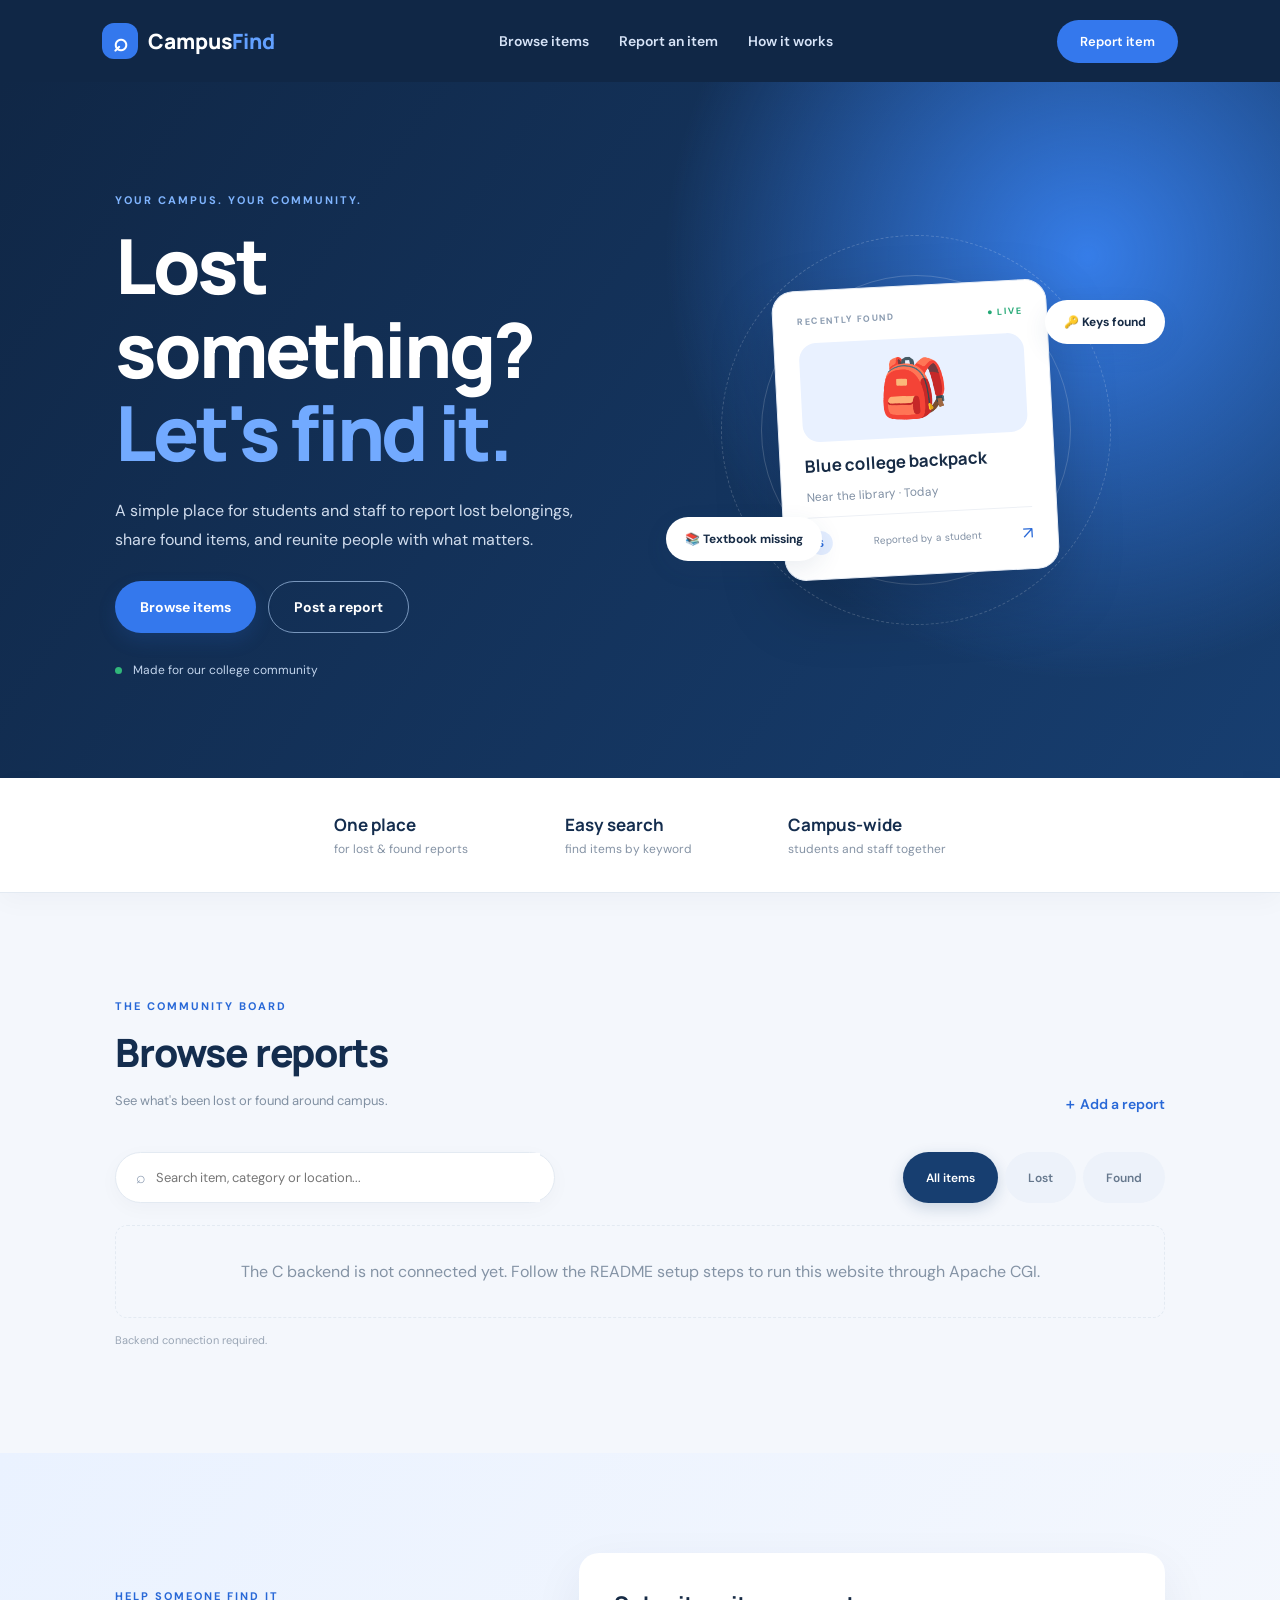
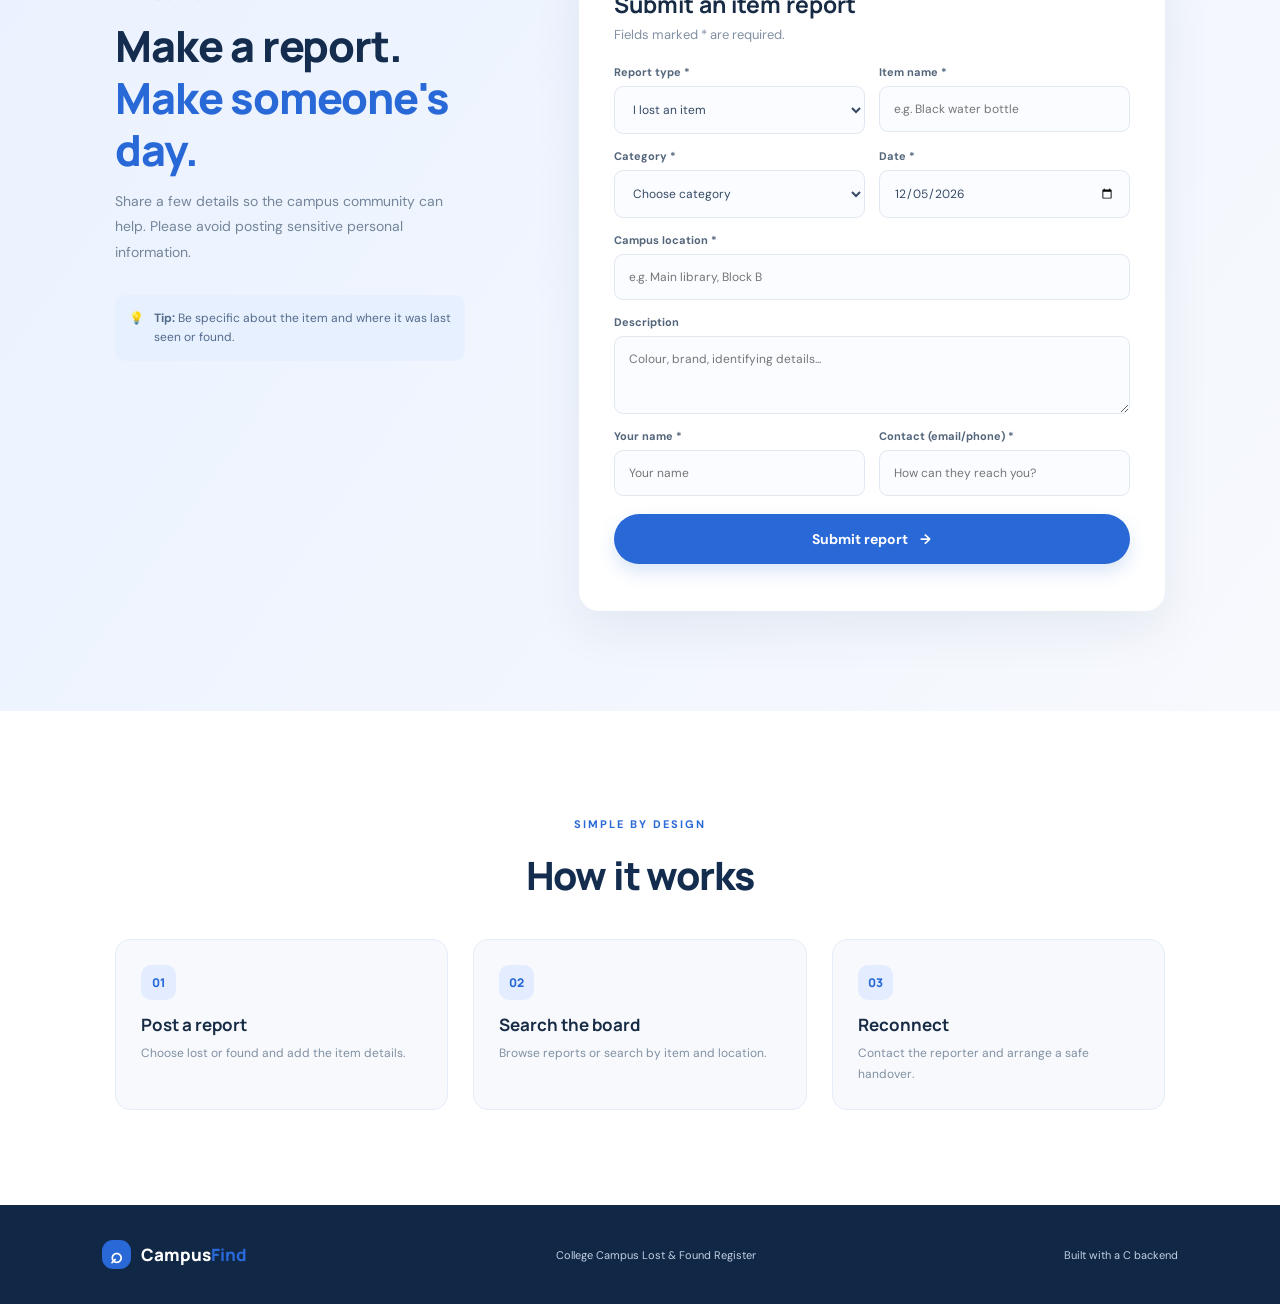
<file: campus_lost_found/campus_lost_found/index.html>
<!DOCTYPE html>
<html lang="en">
<head>
  <meta charset="UTF-8">
  <meta name="viewport" content="width=device-width, initial-scale=1.0">
  <title>Campus Lost & Found</title>
  <link rel="stylesheet" href="style.css">
</head>
<body>
<header class="topbar">
  <a class="brand" href="#"><span class="brand-icon">⌕</span><span>Campus<span class="brand-accent">Find</span></span></a>
  <nav><a href="#items">Browse items</a><a href="#report">Report an item</a><a href="#how">How it works</a></nav>
  <a class="nav-cta" href="#report">Report item</a>
</header>
<main>
  <section class="hero">
    <div class="hero-copy">
      <p class="eyebrow">YOUR CAMPUS. YOUR COMMUNITY.</p>
      <h1>Lost something?<br><span>Let's find it.</span></h1>
      <p class="hero-text">A simple place for students and staff to report lost belongings, share found items, and reunite people with what matters.</p>
      <div class="hero-actions"><a class="btn primary" href="#items">Browse items</a><a class="btn secondary" href="#report">Post a report</a></div>
      <div class="trust"><span class="trust-dot"></span> Made for our college community</div>
    </div>
    <div class="hero-art">
      <div class="orbit orbit-one"></div><div class="orbit orbit-two"></div>
      <div class="finder-card"><div class="finder-top"><span>RECENTLY FOUND</span><span class="live">● LIVE</span></div><div class="finder-emoji">🎒</div><h3>Blue college backpack</h3><p>Near the library · Today</p><div class="finder-bottom"><span class="avatar">S</span><span>Reported by a student</span><span class="arrow">↗</span></div></div>
      <div class="float-tag tag-one">🔑 Keys found</div><div class="float-tag tag-two">📚 Textbook missing</div>
    </div>
  </section>

  <section class="stats">
    <div><strong>One place</strong><span>for lost & found reports</span></div>
    <div><strong>Easy search</strong><span>find items by keyword</span></div>
    <div><strong>Campus-wide</strong><span>students and staff together</span></div>
  </section>

  <section class="section" id="items">
    <div class="section-heading"><div><p class="eyebrow">THE COMMUNITY BOARD</p><h2>Browse reports</h2><p class="muted">See what's been lost or found around campus.</p></div><a class="text-link" href="#report">＋ Add a report</a></div>
    <div class="toolbar"><div class="search-wrap"><span>⌕</span><input id="search" type="search" placeholder="Search item, category or location..."></div><div class="filters"><button class="filter active" data-filter="All">All items</button><button class="filter" data-filter="Lost">Lost</button><button class="filter" data-filter="Found">Found</button></div></div>
    <div id="items-grid" class="items-grid"><div class="empty">Loading campus reports...</div></div>
    <p class="small-note" id="status-note">Reports are loaded from the C backend.</p>
  </section>

  <section class="report-section" id="report">
    <div class="report-intro"><p class="eyebrow">HELP SOMEONE FIND IT</p><h2>Make a report.<br><span>Make someone's day.</span></h2><p>Share a few details so the campus community can help. Please avoid posting sensitive personal information.</p><div class="report-tip">💡 <span><b>Tip:</b> Be specific about the item and where it was last seen or found.</span></div></div>
    <form id="report-form" class="report-form">
      <h3>Submit an item report</h3><p class="muted">Fields marked * are required.</p>
      <div class="form-row"><label>Report type *<select name="type" required><option value="Lost">I lost an item</option><option value="Found">I found an item</option></select></label><label>Item name *<input name="item" required maxlength="60" placeholder="e.g. Black water bottle"></label></div>
      <div class="form-row"><label>Category *<select name="category" required><option value="">Choose category</option><option>Electronics</option><option>Books & Notes</option><option>Bags</option><option>Keys & Cards</option><option>Clothing</option><option>Accessories</option><option>Other</option></select></label><label>Date *<input type="date" name="date" required></label></div>
      <label>Campus location *<input name="location" required maxlength="80" placeholder="e.g. Main library, Block B"></label>
      <label>Description<textarea name="description" rows="3" maxlength="300" placeholder="Colour, brand, identifying details..."></textarea></label>
      <div class="form-row"><label>Your name *<input name="reporter" required maxlength="60" placeholder="Your name"></label><label>Contact (email/phone) *<input name="contact" required maxlength="80" placeholder="How can they reach you?"></label></div>
      <button class="btn primary submit-btn" type="submit">Submit report <span>→</span></button><p class="form-message" id="form-message" role="status"></p>
    </form>
  </section>

  <section class="how section" id="how"><p class="eyebrow">SIMPLE BY DESIGN</p><h2>How it works</h2><div class="steps"><div><span>01</span><h3>Post a report</h3><p>Choose lost or found and add the item details.</p></div><div><span>02</span><h3>Search the board</h3><p>Browse reports or search by item and location.</p></div><div><span>03</span><h3>Reconnect</h3><p>Contact the reporter and arrange a safe handover.</p></div></div></section>
</main>
<footer><a class="brand" href="#"><span class="brand-icon">⌕</span><span>Campus<span class="brand-accent">Find</span></span></a><span>College Campus Lost & Found Register</span><span>Built with a C backend</span></footer>
<script src="app.js"></script>
</body></html>
</file>
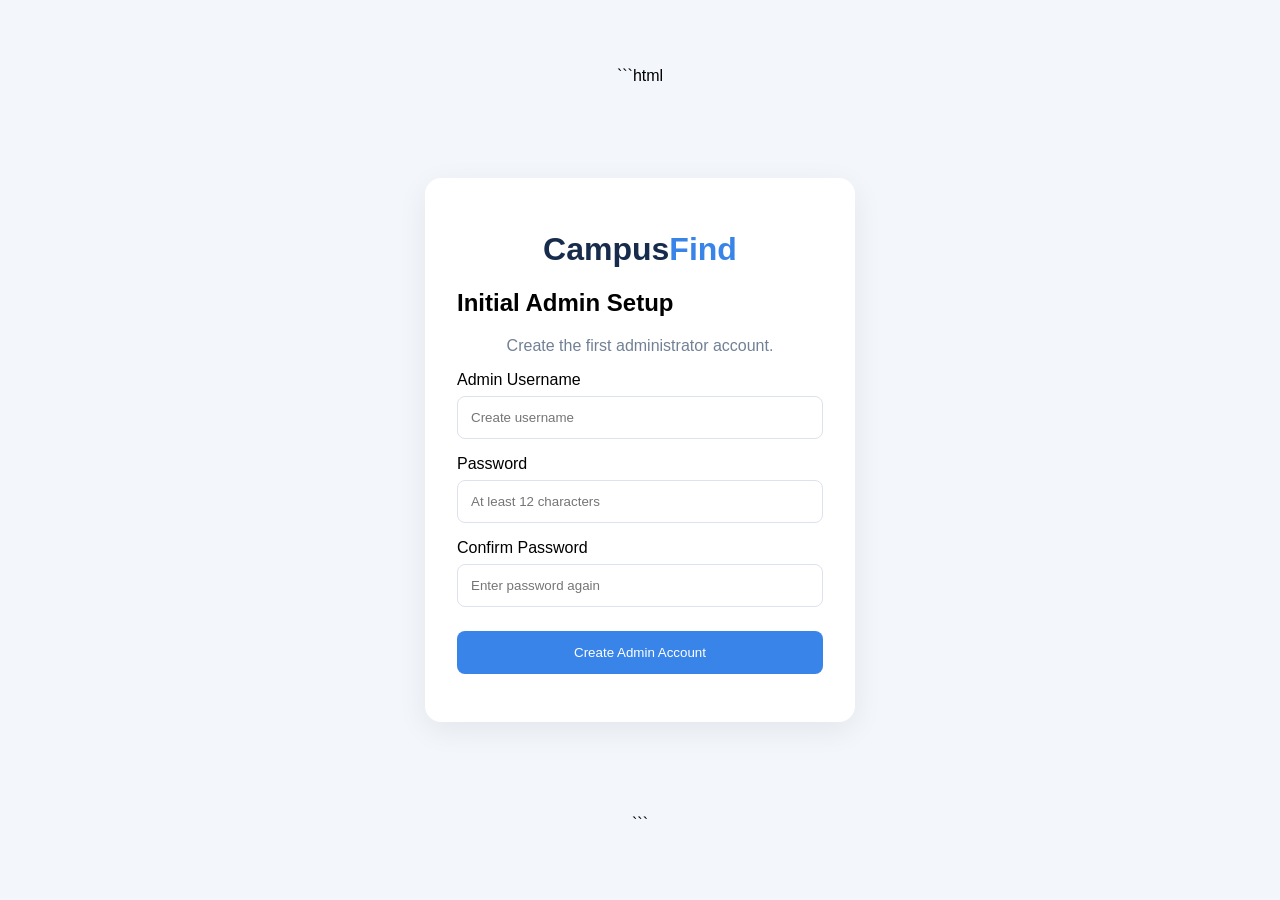
<file: campus_lost_found/campus_lost_found/admin-setup.html>
```html
<!DOCTYPE html>
<html lang="en">
<head>
<meta charset="UTF-8">
<meta name="viewport" content="width=device-width, initial-scale=1.0">
<title>CampusFind - Admin Setup</title>
<style>
* { box-sizing: border-box; }
body {
    margin: 0;
    min-height: 100vh;
    display: grid;
    place-items: center;
    padding: 20px;
    font-family: Arial, sans-serif;
    background: #f3f6fb;
}
.container {
    background: white;
    width: 100%;
    max-width: 430px;
    padding: 32px;
    border-radius: 16px;
    box-shadow: 0 8px 30px #00000012;
}
h1 { text-align: center; color: #172b4d; }
h1 span { color: #3984e8; }
p { text-align: center; color: #718096; }
label { display: block; margin: 16px 0 7px; }
input {
    width: 100%;
    padding: 13px;
    border: 1px solid #dce3ed;
    border-radius: 8px;
}
button {
    width: 100%;
    padding: 14px;
    margin-top: 24px;
    border: 0;
    border-radius: 8px;
    background: #3984e8;
    color: white;
    cursor: pointer;
}
#message { color: #c0392b; }
</style>
</head>
<body>
<div class="container">
    <h1>Campus<span>Find</span></h1>
    <h2>Initial Admin Setup</h2>
    <p>Create the first administrator account.</p>

    <form id="setup-form">
        <label>Admin Username</label>
        <input name="username" required minlength="4"
               placeholder="Create username">

        <label>Password</label>
        <input type="password" name="password" required minlength="12"
               placeholder="At least 12 characters">

        <label>Confirm Password</label>
        <input type="password" name="confirm_password" required
               placeholder="Enter password again">

        <button type="submit">Create Admin Account</button>
    </form>

    <p id="message"></p>
</div>

<script>
document.getElementById("setup-form").addEventListener("submit", async function(e) {
    e.preventDefault();

    const form = e.currentTarget;
    const message = document.getElementById("message");
    const data = new URLSearchParams(new FormData(form));

    if (data.get("password") !== data.get("confirm_password")) {
        message.textContent = "Passwords do not match.";
        return;
    }

    data.append("action", "setup_admin");
    message.textContent = "Creating admin account...";

    try {
        const response = await fetch("cgi-bin/lostfound.cgi", {
            method: "POST",
            headers: {
                "Content-Type": "application/x-www-form-urlencoded"
            },
            body: data.toString()
        });

        const result = await response.json();

        if (!response.ok || !result.success) {
            throw new Error(result.error || "Admin setup failed.");
        }

        message.textContent = "Admin account created successfully!";
        form.reset();

    } catch (error) {
        message.textContent = error.message;
    }
});
</script>
</body>
</html>
```
</file>
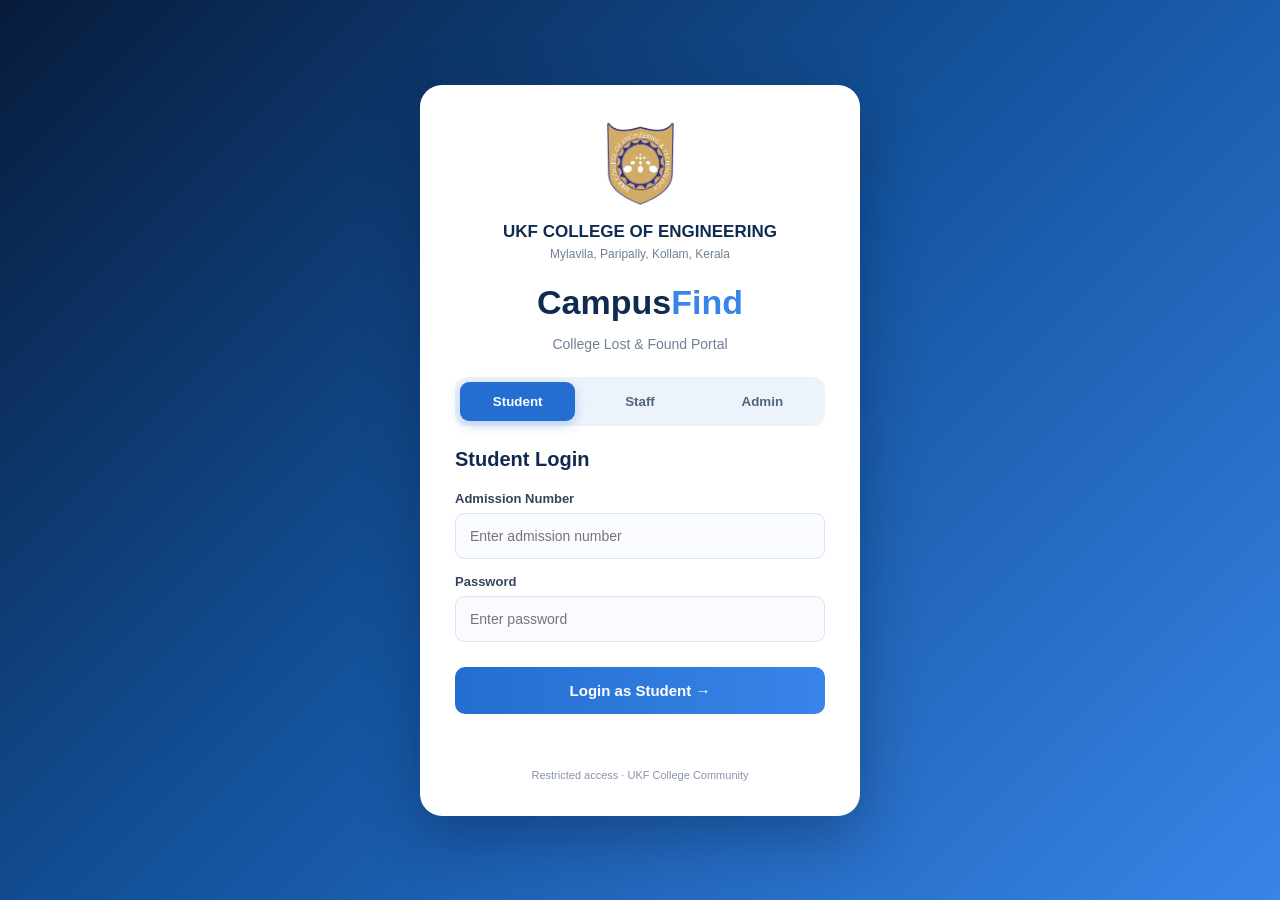
<file: campus_lost_found/campus_lost_found/login.html>
<!DOCTYPE html>
<html lang="en">
<head>
<meta charset="UTF-8">
<meta name="viewport" content="width=device-width, initial-scale=1.0">
<title>CampusFind - Login</title>

<style>
* {
    box-sizing: border-box;
}

body {
    margin: 0;
    min-height: 100vh;
    padding: 25px;
    display: flex;
    align-items: center;
    justify-content: center;
    font-family: Arial, sans-serif;
    background: linear-gradient(135deg, #071b3b, #1455a0, #3984e8);
}

.login-box {
    width: 100%;
    max-width: 440px;
    padding: 35px;
    background: white;
    border-radius: 22px;
    box-shadow: 0 20px 60px #00112e55;
}

.college-header {
    text-align: center;
    margin-bottom: 22px;
}

.college-header img {
    width: 85px;
    height: 85px;
    object-fit: contain;
    margin-bottom: 8px;
}

.college-header h2 {
    margin: 5px 0;
    font-size: 17px;
    color: #102b50;
}

.college-header p {
    margin: 5px 0;
    font-size: 12px;
    color: #718096;
}

h1 {
    margin: 10px 0 5px;
    text-align: center;
    font-size: 34px;
    color: #102b50;
}

h1 span {
    color: #3984e8;
}

.subtitle {
    text-align: center;
    color: #718096;
    font-size: 14px;
    margin-bottom: 25px;
}

.tabs {
    display: flex;
    gap: 7px;
    padding: 5px;
    background: #edf3fb;
    border-radius: 12px;
    margin: 22px 0;
}

.tabs button {
    flex: 1;
    padding: 12px 5px;
    border: none;
    border-radius: 9px;
    background: transparent;
    color: #52647c;
    font-weight: bold;
    cursor: pointer;
}

.tabs button.active {
    background: #246ed1;
    color: white;
    box-shadow: 0 4px 12px #246ed144;
}

.login-box form {
    display: none;
}

.login-box form.active {
    display: block;
}

form h3 {
    color: #102b50;
    margin-bottom: 20px;
    font-size: 20px;
}

label {
    display: block;
    margin: 15px 0 7px;
    color: #34445c;
    font-size: 13px;
    font-weight: bold;
}

input {
    width: 100%;
    padding: 14px;
    border: 1px solid #dce4ef;
    border-radius: 9px;
    outline: none;
    font-size: 14px;
    background: #f9fbfe;
}

input:focus {
    border-color: #3984e8;
    box-shadow: 0 0 0 3px #3984e81a;
}

.login-btn {
    width: 100%;
    padding: 15px;
    margin-top: 25px;
    border: none;
    border-radius: 10px;
    background: linear-gradient(90deg, #246ed1, #3984e8);
    color: white;
    font-size: 15px;
    font-weight: bold;
    cursor: pointer;
}

.login-btn:hover {
    opacity: 0.92;
}

.message {
    min-height: 20px;
    margin-top: 15px;
    text-align: center;
    font-size: 13px;
    color: #c0392b;
}

.login-footer {
    text-align: center;
    margin-top: 20px;
    color: #8794a8;
    font-size: 11px;
}

@media (max-width: 480px) {
    .login-box {
        padding: 25px 20px;
    }
}
</style>
</head>

<body>

<div class="login-box">

    <div class="college-header">
        <img src="ukf-logo.png" alt="UKF College Logo">
        <h2>UKF COLLEGE OF ENGINEERING</h2>
        <p>Mylavila, Paripally, Kollam, Kerala</p>
    </div>

    <h1>Campus<span>Find</span></h1>
    <p class="subtitle">College Lost & Found Portal</p>

    <div class="tabs">
        <button class="active" onclick="showLogin('student',this)">Student</button>
        <button onclick="showLogin('staff',this)">Staff</button>
        <button onclick="showLogin('admin',this)">Admin</button>
    </div>

    <form id="student" class="active">
        <h3>Student Login</h3>

        <label>Admission Number</label>
        <input name="admission" required placeholder="Enter admission number">

        <label>Password</label>
        <input type="password" name="password" required placeholder="Enter password">

        <button class="login-btn" type="submit">Login as Student →</button>
    </form>

    <form id="staff">
        <h3>Staff Login</h3>

        <label>Email ID</label>
        <input type="email" name="email" required placeholder="Enter staff email">

        <label>Password</label>
        <input type="password" name="password" required placeholder="Enter password">

        <button class="login-btn" type="submit">Login as Staff →</button>
    </form>

    <form id="admin">
        <h3>Admin Login</h3>

        <label>Admin Username</label>
        <input name="username" required placeholder="Enter username">

        <label>Password</label>
        <input type="password" name="password" required placeholder="Enter password">

        <button class="login-btn" type="submit">Login as Admin →</button>
    </form>

    <p class="message" id="message"></p>

    <div class="login-footer">
        Restricted access · UKF College Community
    </div>

</div>

<script>
function showLogin(role, button) {
    document.querySelectorAll(".login-box form").forEach(form => {
        form.classList.remove("active");
    });

    const selectedForm = document.getElementById(role);

    if (selectedForm) {
        selectedForm.classList.add("active");
    }

    document.querySelectorAll(".tabs button").forEach(btn => {
        btn.classList.remove("active");
    });

    button.classList.add("active");
    document.getElementById("message").textContent = "";
}

document.getElementById("admin").addEventListener("submit", async function(event) {
    event.preventDefault();

    const form = event.currentTarget;
    const message = document.getElementById("message");
    const data = new URLSearchParams(new FormData(form));

    data.append("action", "admin_login");
    message.textContent = "Checking login...";

    try {
        const response = await fetch("cgi-bin/lostfound.cgi", {
            method: "POST",
            headers: {
                "Content-Type": "application/x-www-form-urlencoded"
            },
            body: data.toString(),
            credentials: "same-origin"
        });

        const result = await response.json();

        if (!response.ok || !result.success) {
            throw new Error(result.error || "Login failed.");
        }

        message.style.color = "green";
        message.textContent = "Admin login successful!";

        window.location.href = "admin-dashboard.html";

    } catch (error) {
        message.style.color = "#c0392b";
        message.textContent = error.message;
    }
});

document.querySelectorAll("#student, #staff").forEach(form => {
    form.addEventListener("submit", async event => {
        event.preventDefault();

        const message = document.getElementById("message");
        const data = new URLSearchParams(new FormData(form));

        const action = form.id === "student"
            ? "student_login"
            : "staff_login";

        data.append("action", action);
        message.style.color = "#3984e8";
        message.textContent = "Checking login...";

        try {
            const response = await fetch("cgi-bin/lostfound.cgi", {
                method: "POST",
                headers: {
                    "Content-Type": "application/x-www-form-urlencoded"
                },
                body: data.toString(),
                credentials: "same-origin"
            });

            const result = await response.json();

            if (!response.ok || !result.success) {
                throw new Error(result.error || "Login failed.");
            }

            message.style.color = "green";
            message.textContent = "Login successful!";

            window.location.href = form.id === "student"
                ? "student-dashboard.html"
                : "staff-dashboard.html";

        } catch (error) {
            message.style.color = "#c0392b";
            message.textContent = error.message;
        }
    });
});
</script>

</body>
</html>
</file>
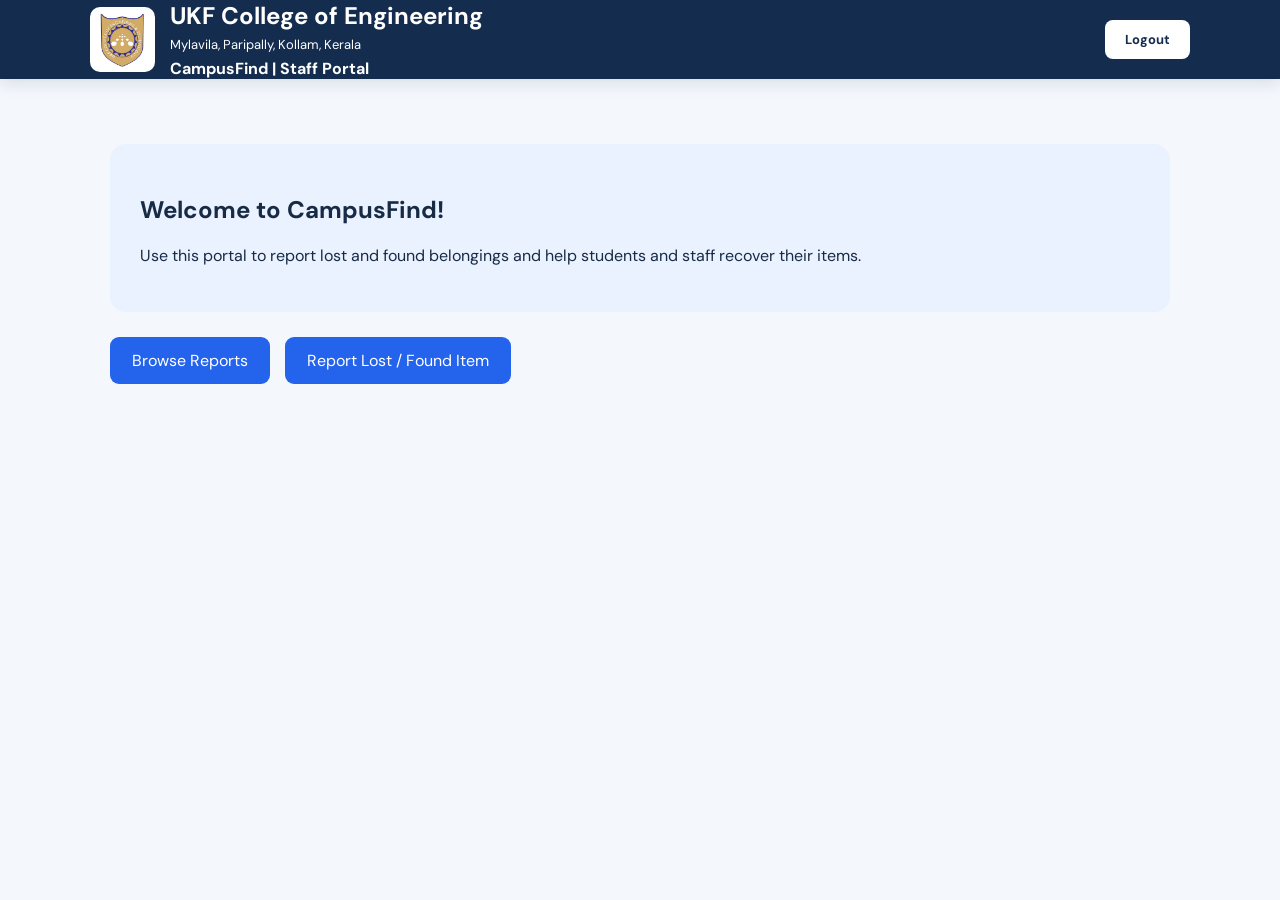
<file: campus_lost_found/campus_lost_found/staff-dashboard.html>
<!DOCTYPE html>
<html lang="en">
<head>
    <meta charset="UTF-8">
    <meta name="viewport" content="width=device-width, initial-scale=1.0">
    <title>Staff Dashboard - CampusFind</title>
    <link rel="stylesheet" href="style.css">

    <style>
        .staff-header {
            background: #101d3a;
            color: white;
            padding: 22px 7%;
            display: flex;
            justify-content: space-between;
            align-items: center;
            gap: 15px;
            flex-wrap: wrap;
        }

        .college-info {
            display: flex;
            align-items: center;
            gap: 15px;
        }

        .college-info img {
            width: 65px;
            height: 65px;
            object-fit: contain;
            background: white;
            border-radius: 10px;
            padding: 5px;
        }

        .college-info h2 { margin: 0; }
        .college-info p { margin: 5px 0; font-size: 13px; }

        .staff-content {
            max-width: 1100px;
            margin: 45px auto;
            padding: 20px;
        }

        .welcome-card {
            background: #eaf1ff;
            padding: 30px;
            border-radius: 16px;
            margin-bottom: 25px;
        }

        .staff-actions {
            display: flex;
            gap: 15px;
            flex-wrap: wrap;
        }

        .staff-actions a {
            background: #2463eb;
            color: white;
            padding: 13px 22px;
            border-radius: 9px;
            text-decoration: none;
        }

        .logout-btn {
            background: #ef4444;
            color: white;
            border: 0;
            padding: 11px 18px;
            border-radius: 8px;
            cursor: pointer;
        }
    </style>
</head>

<body>

<header class="staff-header">
    <div class="college-info">
        <img src="ukf-logo.png" alt="UKF College Logo">

        <div>
            <h2>UKF College of Engineering</h2>
            <p>Mylavila, Paripally, Kollam, Kerala</p>
            <strong>CampusFind | Staff Portal</strong>
        </div>
    </div>

    <button class="logout-btn" id="logout-btn">Logout</button>
</header>

<main class="staff-content">
    <section class="welcome-card">
        <h1>Welcome to CampusFind!</h1>
        <p>
            Use this portal to report lost and found belongings
            and help students and staff recover their items.
        </p>
    </section>

    <section class="staff-actions">
        <a href="index.html">Browse Reports</a>
        <a href="index.html#report">Report Lost / Found Item</a>
    </section>
</main>

<script>
document.getElementById("logout-btn").addEventListener("click", () => {
    alert("Secure staff logout will be enabled after the backend logout update.");
});
</script>

</body>
</html>
</file>
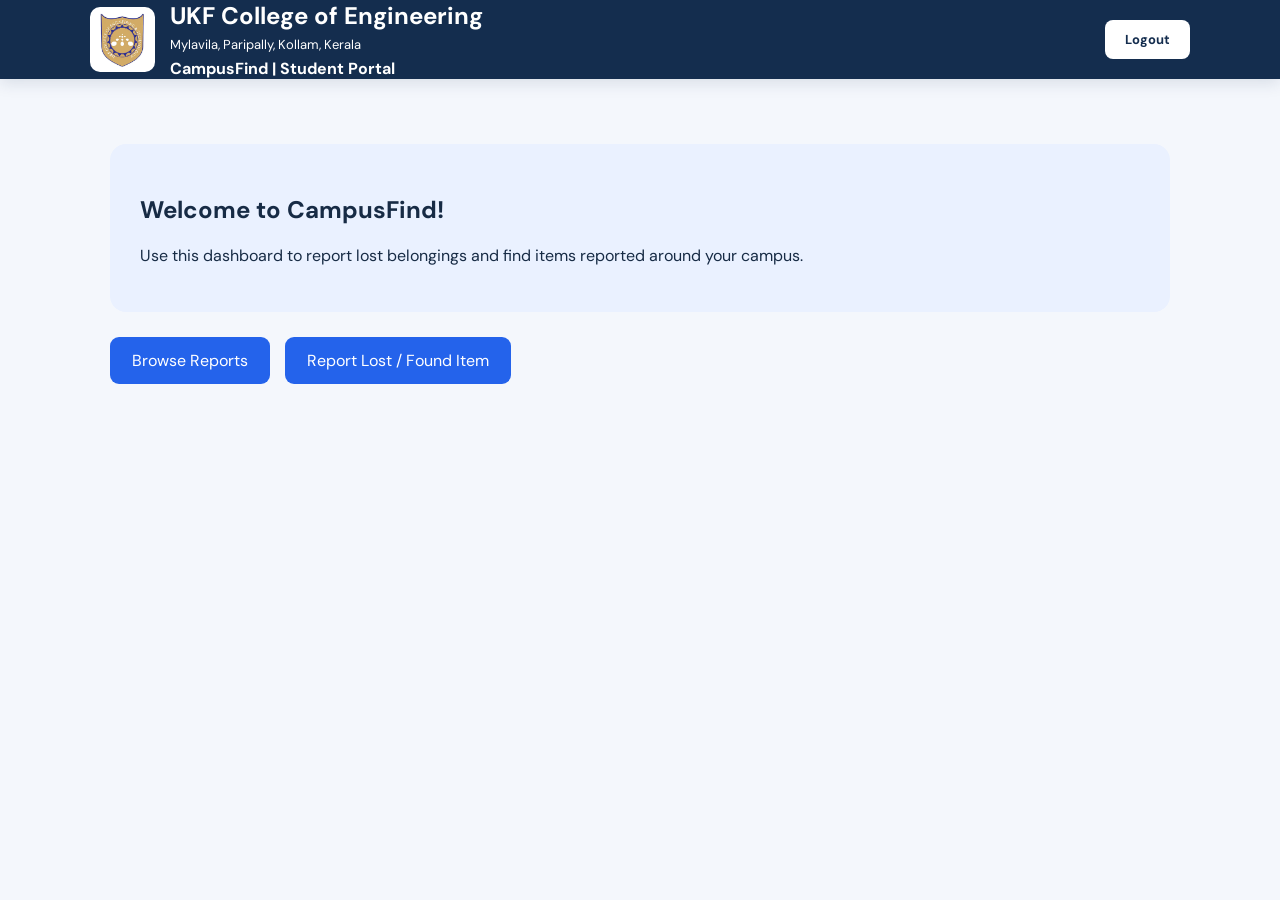
<file: campus_lost_found/campus_lost_found/student-dashboard.html>
<!DOCTYPE html>
<html lang="en">
<head>
    <meta charset="UTF-8">
    <meta name="viewport" content="width=device-width, initial-scale=1.0">
    <title>Student Dashboard - CampusFind</title>
    <link rel="stylesheet" href="style.css">
    <style>
        .student-header {
            background: #101d3a;
            color: white;
            padding: 22px 7%;
            display: flex;
            justify-content: space-between;
            align-items: center;
        }
        .student-header h2 { margin: 0; }
        .student-content { max-width: 1100px; margin: 45px auto; padding: 20px; }
        .welcome-card {
            background: #eaf1ff;
            padding: 30px;
            border-radius: 16px;
            margin-bottom: 25px;
        }
        .student-actions { display: flex; gap: 15px; flex-wrap: wrap; }
        .student-actions a {
            background: #2463eb;
            color: white;
            padding: 13px 22px;
            border-radius: 9px;
            text-decoration: none;
        }
        .logout-btn {
            background: #ef4444;
            color: white;
            border: 0;
            padding: 11px 18px;
            border-radius: 8px;
            cursor: pointer;
        }
    </style>
</head>
<body>

<header class="student-header">
    <div style="display:flex; align-items:center; gap:15px;">
        <img src="ukf-logo.png" alt="UKF College Logo"
             style="width:65px; height:65px; object-fit:contain; background:white; border-radius:10px; padding:5px;">

        <div>
            <h2>UKF College of Engineering</h2>
            <p style="margin:5px 0; font-size:13px;">
                Mylavila, Paripally, Kollam, Kerala
            </p>
            <strong>CampusFind | Student Portal</strong>
        </div>
    </div>

    <button class="logout-btn" id="logout-btn">Logout</button>
</header>
<main class="student-content">
    <section class="welcome-card">
        <h1>Welcome to CampusFind!</h1>
        <p>Use this dashboard to report lost belongings and find items reported around your campus.</p>
    </section>

    <section class="student-actions">
        <a href="index.html">Browse Reports</a>
        <a href="index.html#report">Report Lost / Found Item</a>
    </section>
</main>

<script>
const API = "cgi-bin/lostfound.cgi";

document.getElementById("logout-btn").addEventListener("click", async () => {
    const data = new URLSearchParams();
    data.append("action", "admin_logout");

    try {
        const response = await fetch(API, {
            method: "POST",
            headers: {"Content-Type": "application/x-www-form-urlencoded"},
            body: data.toString(),
            credentials: "same-origin"
        });

        if (!response.ok) throw new Error("Logout failed.");

        window.location.href = "login.html";
    } catch (error) {
        alert(error.message);
    }
});
</script>

</body>
</html>
</file>
<file: campus_lost_found/campus_lost_found/style.css>
@import url('https://fonts.googleapis.com/css2?family=DM+Sans:wght@400;500;600;700&family=Manrope:wght@400;500;600;700;800&display=swap');

:root {
    --navy: #142d4e;
    --blue: #2868d7;
    --pale: #edf4ff;
    --ink: #172b45;
    --muted: #718096;
    --line: #e3eaf2;
    --bg: #f6f8fc;
}

* {
    box-sizing: border-box;
}

html {
    scroll-behavior: smooth;
}

body {
    margin: 0;
    background: #fff;
    color: var(--ink);
    font-family: 'DM Sans', sans-serif;
}

/* NAVIGATION */

.topbar {
    min-height: 76px;
    display: flex;
    align-items: center;
    justify-content: space-between;
    padding: 0 7%;
    border-bottom: 1px solid var(--line);
    background: white;
}

.brand {
    display: flex;
    gap: 10px;
    align-items: center;
    text-decoration: none;
    color: var(--navy);
    font: 800 21px Manrope, sans-serif;
}

.brand-icon {
    width: 36px;
    height: 36px;
    border-radius: 11px;
    background: var(--blue);
    color: white;
    display: grid;
    place-items: center;
    font-size: 25px;
}

.brand-accent {
    color: var(--blue);
}

nav {
    display: flex;
    gap: 30px;
}

nav a,
.text-link {
    color: #53657b;
    text-decoration: none;
    font-size: 14px;
    font-weight: 600;
}

nav a:hover,
.text-link:hover {
    color: var(--blue);
}

.nav-cta {
    background: var(--navy);
    color: white;
    text-decoration: none;
    padding: 12px 19px;
    border-radius: 9px;
    font-weight: 600;
    font-size: 13px;
}

/* BUTTONS */

.btn {
    display: inline-flex;
    align-items: center;
    justify-content: center;
    gap: 12px;
    border: 0;
    border-radius: 9px;
    padding: 14px 21px;
    text-decoration: none;
    font: 700 14px 'DM Sans', sans-serif;
    cursor: pointer;
    transition: .2s;
}

.primary {
    background: var(--blue);
    color: white;
    box-shadow: 0 8px 18px #2868d72b;
}

.primary:hover {
    background: #1d56b9;
    transform: translateY(-2px);
}

.secondary {
    background: white;
    color: var(--navy);
    border: 1px solid var(--line);
}

/* HOMEPAGE HERO */

.hero {
    background: linear-gradient(110deg, #f4f8ff, #eaf2ff);
    padding: 80px 10%;
    display: grid;
    grid-template-columns: 1.05fr .95fr;
    align-items: center;
    min-height: 490px;
    overflow: hidden;
}

.eyebrow {
    font-size: 11px;
    letter-spacing: 2px;
    font-weight: 700;
    color: var(--blue);
    margin-bottom: 17px;
}

.hero h1 {
    font: 800 clamp(43px, 5.2vw, 65px)/1.1 Manrope, sans-serif;
    letter-spacing: -3px;
    color: var(--navy);
    margin: 0;
}

.hero h1 span,
.report-intro h2 span {
    color: var(--blue);
}

.hero-text {
    max-width: 475px;
    color: #687a91;
    line-height: 1.8;
    margin: 22px 0 27px;
    font-size: 15px;
}

.hero-actions {
    display: flex;
    gap: 12px;
}

.trust {
    margin-top: 29px;
    color: #7b8ba0;
    font-size: 12px;
}

.trust-dot {
    display: inline-block;
    width: 7px;
    height: 7px;
    border-radius: 50%;
    background: #31b77a;
    margin-right: 8px;
}

/* HERO ILLUSTRATION */

.hero-art {
    height: 330px;
    position: relative;
    display: grid;
    place-items: center;
}

.orbit {
    position: absolute;
    border: 1px solid #d3e2fa;
    border-radius: 50%;
    width: 310px;
    height: 310px;
}

.orbit-two {
    width: 390px;
    height: 390px;
    border-style: dashed;
}

.finder-card {
    z-index: 1;
    background: white;
    border: 1px solid #e8eef7;
    border-radius: 17px;
    padding: 20px;
    width: 275px;
    box-shadow: 0 20px 55px #294c7a20;
    transform: rotate(-3deg);
}

.finder-top,
.finder-bottom {
    display: flex;
    align-items: center;
    justify-content: space-between;
}

.finder-top {
    font-size: 9px;
    letter-spacing: 1.4px;
    font-weight: 700;
    color: #8a9bb0;
}

.live {
    color: #23a875;
}

.finder-emoji {
    font-size: 57px;
    text-align: center;
    background: #f0f5fd;
    border-radius: 12px;
    margin: 16px 0 12px;
    padding: 12px;
}

.finder-card h3 {
    font: 700 17px Manrope, sans-serif;
    margin: 0;
}

.finder-card p {
    font-size: 12px;
    color: #8090a4;
}

.finder-bottom {
    border-top: 1px solid #edf0f5;
    padding-top: 13px;
    font-size: 10px;
    color: #8291a5;
}

.avatar {
    width: 24px;
    height: 24px;
    border-radius: 50%;
    background: #e3edff;
    color: var(--blue);
    display: grid;
    place-items: center;
    font-weight: 700;
}

.arrow {
    font-size: 17px;
    color: var(--blue);
}

.float-tag {
    position: absolute;
    z-index: 2;
    background: white;
    padding: 12px 15px;
    border-radius: 10px;
    box-shadow: 0 8px 25px #294c7a18;
    font-size: 12px;
    font-weight: 700;
}

.tag-one {
    top: 35px;
    right: 0;
}

.tag-two {
    bottom: 34px;
    left: 0;
}

/* STATISTICS */

.stats {
    display: flex;
    justify-content: center;
    gap: 9%;
    padding: 28px 5%;
    border-bottom: 1px solid var(--line);
}

.stats div {
    display: flex;
    flex-direction: column;
    gap: 5px;
}

.stats strong {
    font: 700 15px Manrope, sans-serif;
    color: var(--navy);
}

.stats span {
    font-size: 11px;
    color: #8593a5;
}

/* GENERAL SECTIONS */

.section {
    padding: 85px 10%;
}

.section-heading {
    display: flex;
    align-items: end;
    justify-content: space-between;
}

.section h2,
.report-intro h2,
.how h2 {
    font: 800 34px Manrope, sans-serif;
    letter-spacing: -1.2px;
    color: var(--navy);
    margin: 0 0 8px;
}

.muted {
    color: #8190a2;
    font-size: 13px;
}

.text-link {
    color: var(--blue);
    padding-bottom: 8px;
}

/* SEARCH AND FILTERS */

.toolbar {
    display: flex;
    justify-content: space-between;
    gap: 15px;
    margin: 30px 0 22px;
}

.search-wrap {
    display: flex;
    align-items: center;
    gap: 10px;
    border: 1px solid var(--line);
    border-radius: 9px;
    padding: 0 14px;
    max-width: 440px;
    flex: 1;
    color: #8a9ab0;
}

.search-wrap input {
    border: 0;
    outline: 0;
    width: 100%;
    padding: 13px 0;
    font: 13px 'DM Sans', sans-serif;
}

.filters {
    display: flex;
    gap: 7px;
}

.filter {
    background: white;
    border: 1px solid var(--line);
    border-radius: 8px;
    padding: 0 17px;
    color: #66788d;
    font: 600 12px 'DM Sans', sans-serif;
    cursor: pointer;
}

.filter.active {
    background: var(--navy);
    color: white;
    border-color: var(--navy);
}

/* REPORT CARDS */

.items-grid {
    display: grid;
    grid-template-columns: repeat(3, 1fr);
    gap: 17px;
}

.item-card {
    border: 1px solid var(--line);
    border-radius: 13px;
    padding: 19px;
    background: white;
    transition: .2s;
    overflow-wrap: anywhere;
}

.item-card:hover {
    box-shadow: 0 12px 30px #1d3d6410;
    transform: translateY(-2px);
}

.card-top {
    display: flex;
    justify-content: space-between;
    align-items: center;
}

.pill {
    font-size: 10px;
    font-weight: 700;
    padding: 6px 9px;
    border-radius: 20px;
}

.pill.lost {
    background: #fff1e9;
    color: #d66a2d;
}

.pill.found {
    background: #e8f8f0;
    color: #219966;
}

.category {
    font-size: 10px;
    color: #8a99aa;
}

.item-card h3 {
    font: 700 17px Manrope, sans-serif;
    margin: 16px 0 8px;
}

.item-desc {
    color: #718198;
    font-size: 12px;
    line-height: 1.6;
    min-height: 38px;
}

.meta {
    border-top: 1px solid #eef1f5;
    margin-top: 15px;
    padding-top: 13px;
    display: grid;
    gap: 8px;
    color: #7b8ba0;
    font-size: 11px;
}

.meta b {
    color: #51657d;
    font-weight: 600;
}

.empty {
    grid-column: 1/-1;
    text-align: center;
    padding: 35px;
    color: #8493a5;
    border: 1px dashed var(--line);
    border-radius: 12px;
}

.small-note {
    font-size: 11px;
    color: #9aa6b5;
    margin-top: 15px;
}

/* REPORT FORM */

.report-section {
    background: #f3f7fd;
    padding: 85px 10%;
    display: grid;
    grid-template-columns: .8fr 1.2fr;
    gap: 8%;
    align-items: start;
}

.report-intro {
    padding-top: 25px;
}

.report-intro h2 {
    font-size: 39px;
    line-height: 1.2;
}

.report-intro > p:not(.eyebrow) {
    color: #74859a;
    line-height: 1.8;
    font-size: 14px;
    max-width: 350px;
}

.report-tip {
    display: flex;
    gap: 10px;
    align-items: start;
    background: #e7f0ff;
    padding: 14px;
    border-radius: 10px;
    color: #536b8a;
    font-size: 12px;
    line-height: 1.6;
    margin-top: 30px;
    max-width: 350px;
}

.report-form {
    background: white;
    border: 1px solid #e5ebf3;
    border-radius: 15px;
    padding: 27px;
    box-shadow: 0 12px 35px #24466d0a;
}

.report-form h3 {
    font: 700 20px Manrope, sans-serif;
    margin: 0;
}

.report-form > .muted {
    margin: 6px 0 22px;
}

.report-form label {
    display: flex;
    flex-direction: column;
    gap: 7px;
    font-size: 11px;
    font-weight: 700;
    color: #53657b;
    margin-bottom: 15px;
    flex: 1;
}

.form-row {
    display: flex;
    gap: 14px;
}

.report-form input,
.report-form select,
.report-form textarea {
    width: 100%;
    border: 1px solid #e1e8f0;
    border-radius: 7px;
    padding: 11px 12px;
    outline: 0;
    font: 12px 'DM Sans', sans-serif;
    color: #344a63;
    background: white;
}

.report-form input:focus,
.report-form select:focus,
.report-form textarea:focus {
    border-color: #78a3ed;
}

.report-form textarea {
    resize: vertical;
}

.submit-btn {
    width: 100%;
    margin-top: 3px;
}

.form-message {
    font-size: 12px;
    margin-bottom: 0;
    color: #16875b;
}

.form-message.error {
    color: #c14b3c;
}

/* HOW IT WORKS */

.how {
    text-align: center;
}

.how h2 {
    margin-bottom: 37px;
}

.steps {
    display: grid;
    grid-template-columns: repeat(3, 1fr);
    gap: 25px;
    text-align: left;
}

.steps div {
    border-top: 2px solid #dce8fa;
    padding: 20px 12px;
}

.steps span {
    color: var(--blue);
    font: 800 12px Manrope, sans-serif;
}

.steps h3 {
    font: 700 17px Manrope, sans-serif;
    margin: 13px 0 7px;
}

.steps p {
    font-size: 12px;
    line-height: 1.7;
    color: #8190a2;
    margin: 0;
}

/* FOOTER */

footer {
    border-top: 1px solid var(--line);
    padding: 25px 7.5%;
    display: flex;
    justify-content: space-between;
    align-items: center;
    color: #8b98a8;
    font-size: 11px;
}

footer .brand {
    font-size: 17px;
}

footer .brand-icon {
    width: 29px;
    height: 29px;
    font-size: 21px;
}

/* ADMIN DASHBOARD */

body:has(.dashboard-stats) {
    background: var(--bg);
}

body > header:not(.topbar) {
    min-height: 75px;
    padding: 0 7%;
    background: var(--navy);
    display: flex;
    align-items: center;
    justify-content: space-between;
    color: white;
    box-shadow: 0 4px 15px #142d4e20;
}

body > header:not(.topbar) h1 {
    font: 800 22px Manrope, sans-serif;
    margin: 0;
}

#logout-btn {
    background: white;
    color: var(--navy);
    border: 0;
    border-radius: 8px;
    padding: 11px 20px;
    font: 700 13px 'DM Sans', sans-serif;
    cursor: pointer;
}

#logout-btn:hover {
    background: var(--pale);
}

body:has(.dashboard-stats) main {
    max-width: 1200px;
    margin: 45px auto;
    padding: 0 25px;
}

body:has(.dashboard-stats) main > h2 {
    font: 800 30px Manrope, sans-serif;
    color: var(--navy);
    margin-bottom: 7px;
}

body:has(.dashboard-stats) main > p {
    color: var(--muted);
    font-size: 14px;
    margin-bottom: 30px;
}

.dashboard-stats {
    display: grid;
    grid-template-columns: repeat(3, 1fr);
    gap: 20px;
    margin: 25px 0 40px;
}

.stat-card {
    background: white;
    border: 1px solid var(--line);
    border-radius: 14px;
    padding: 25px;
    box-shadow: 0 5px 20px #142d4e08;
}

.stat-card h3 {
    color: var(--muted);
    font-size: 13px;
    margin: 0 0 12px;
}

.stat-card p {
    font: 800 34px Manrope, sans-serif;
    color: var(--blue);
    margin: 0;
}

body:has(.dashboard-stats) main > section:last-child > h2 {
    font: 800 23px Manrope, sans-serif;
    color: var(--navy);
    margin-bottom: 18px;
}

#admin-reports {
    display: grid;
    grid-template-columns: repeat(2, minmax(0, 1fr));
    gap: 18px;
    color: var(--muted);
}

#admin-reports .item-card {
    box-shadow: 0 5px 20px #142d4e08;
}

#admin-reports .item-card p {
    font-size: 12px;
    line-height: 1.6;
    color: #718198;
    margin: 8px 0;
}

#admin-reports .item-card h3 {
    color: var(--navy);
}

/* RESPONSIVE DESIGN */

@media(max-width: 800px) {
    .topbar {
        padding: 0 5%;
    }

    nav {
        display: none;
    }

    .hero {
        padding: 65px 7%;
        grid-template-columns: 1fr;
    }

    .hero-art {
        margin-top: 35px;
    }

    .stats {
        gap: 20px;
        flex-wrap: wrap;
    }

    .section,
    .report-section {
        padding: 60px 7%;
    }

    .items-grid {
        grid-template-columns: repeat(2, 1fr);
    }

    .report-section {
        grid-template-columns: 1fr;
        gap: 25px;
    }

    .report-intro {
        padding: 0;
    }

    .dashboard-stats {
        gap: 12px;
    }
}

@media(max-width: 520px) {
    .nav-cta {
        padding: 10px 12px;
    }

    .hero h1 {
        font-size: 46px;
    }

    .hero-art {
        transform: scale(.86);
        margin: -5px -25px;
    }

    .stats {
        justify-content: space-between;
        padding: 23px 7%;
    }

    .stats div {
        width: 42%;
    }

    .section-heading {
        align-items: start;
        gap: 15px;
        flex-direction: column;
    }

    .toolbar {
        flex-direction: column;
    }

    .search-wrap {
        max-width: none;
    }

    .filters {
        height: 38px;
    }

    .filters button {
        flex: 1;
    }

    .items-grid {
        grid-template-columns: 1fr;
    }

    .form-row {
        flex-direction: column;
        gap: 0;
    }

    .steps {
        grid-template-columns: 1fr;
        gap: 5px;
    }

    footer {
        gap: 12px;
        flex-wrap: wrap;
    }

    footer span:nth-child(2) {
        display: none;
    }

    .report-form {
        padding: 20px;
    }

    .dashboard-stats {
        grid-template-columns: 1fr;
    }

    #admin-reports {
        grid-template-columns: 1fr;
    }

    body:has(.dashboard-stats) main {
        margin: 30px auto;
        padding: 0 16px;
    }

    body > header:not(.topbar) {
        padding: 0 5%;
    }
}

/* ===== CAMPUSFIND NEW VISUAL DESIGN ===== */

body {
    background: #f4f7fc;
}

/* Dark navigation */
.topbar {
    background: #102746;
    border: none;
    padding: 0 8%;
    height: 82px;
    box-shadow: 0 5px 20px #10274620;
}

.topbar .brand {
    color: white;
}

.topbar .brand-accent {
    color: #62a0ff;
}

.topbar .brand-icon {
    background: #3478ed;
    border-radius: 12px;
}

.topbar nav a {
    color: #d6e3f7;
}

.topbar nav a:hover {
    color: #70aaff;
}

.nav-cta {
    background: #3478ed;
    border-radius: 30px;
    padding: 13px 23px;
}

.nav-cta:hover {
    background: #5590f5;
}

/* New hero */
.hero {
    background:
        radial-gradient(circle at 85% 25%, #367de8 0, transparent 35%),
        linear-gradient(125deg, #102746, #173e70);
    padding: 100px 9%;
    min-height: 560px;
}

.hero h1 {
    color: white;
    font-size: clamp(48px, 6vw, 76px);
    letter-spacing: -3px;
}

.hero h1 span {
    color: #72aaff;
}

.hero-text {
    color: #d0dced;
    font-size: 16px;
}

.hero .eyebrow {
    color: #80b5ff;
}

.hero .trust {
    color: #c3d5ed;
}

.hero .primary {
    background: #3478ed;
    border-radius: 30px;
    padding: 16px 25px;
}

.hero .secondary {
    background: transparent;
    color: white;
    border: 1px solid #7896bc;
    border-radius: 30px;
    padding: 16px 25px;
}

.hero .secondary:hover {
    background: #ffffff15;
}

.finder-card {
    border-radius: 22px;
    padding: 24px;
    box-shadow: 0 25px 65px #00000035;
}

.finder-emoji {
    background: #e9f1ff;
    border-radius: 17px;
}

.orbit {
    border-color: #ffffff30;
}

.float-tag {
    border-radius: 30px;
    padding: 14px 19px;
}

/* Statistics */
.stats {
    background: white;
    padding: 35px 8%;
    box-shadow: 0 8px 25px #142d4e08;
}

.stats strong {
    font-size: 17px;
}

.stats span {
    font-size: 12px;
}

/* Main sections */
.section {
    padding: 95px 9%;
}

.section h2,
.how h2 {
    font-size: 39px;
}

.section-heading .eyebrow {
    margin-bottom: 12px;
}

/* Search bar */
.search-wrap {
    background: white;
    border-radius: 30px;
    padding-left: 20px;
    box-shadow: 0 5px 20px #142d4e08;
}

.search-wrap input {
    padding: 16px 0;
}

/* Filters */
.filter {
    border-radius: 30px;
    padding: 12px 23px;
    background: #edf2fa;
    border: none;
}

.filter.active {
    background: #173e70;
    box-shadow: 0 5px 15px #173e7030;
}

/* Item cards */
.items-grid {
    gap: 22px;
}

.item-card {
    border: none;
    border-radius: 18px;
    padding: 24px;
    box-shadow: 0 7px 25px #142d4e0b;
}

.item-card:hover {
    transform: translateY(-6px);
    box-shadow: 0 18px 35px #142d4e16;
}

.item-card h3 {
    font-size: 19px;
    color: #142d4e;
}

.pill {
    padding: 8px 13px;
    font-size: 11px;
}

/* Report section */
.report-section {
    background: linear-gradient(125deg, #eaf2ff, #f7f9fd);
    padding: 100px 9%;
    gap: 7%;
}

.report-intro h2 {
    font-size: 43px;
}

.report-form {
    border: none;
    border-radius: 20px;
    padding: 35px;
    box-shadow: 0 18px 50px #142d4e12;
}

.report-form h3 {
    font-size: 23px;
}

.report-form input,
.report-form select,
.report-form textarea {
    padding: 14px;
    border-radius: 9px;
    background: #fbfcff;
}

.report-form input:focus,
.report-form select:focus,
.report-form textarea:focus {
    border-color: #3478ed;
    box-shadow: 0 0 0 3px #3478ed15;
}

.submit-btn {
    border-radius: 30px;
    padding: 16px;
}

/* How it works */
.how {
    background: white;
}

.steps div {
    background: #f7f9fd;
    border: 1px solid #e5edf8;
    border-radius: 15px;
    padding: 25px;
    transition: .2s;
}

.steps div:hover {
    transform: translateY(-5px);
    box-shadow: 0 12px 25px #142d4e10;
}

.steps span {
    display: inline-grid;
    place-items: center;
    width: 35px;
    height: 35px;
    border-radius: 10px;
    background: #e3edff;
}

/* Footer */
footer {
    background: #102746;
    border: none;
    color: #c2d1e5;
    padding: 35px 8%;
}

footer .brand {
    color: white;
}

/* Mobile */
@media(max-width: 800px) {
    .topbar {
        padding: 0 5%;
    }

    .hero {
        padding: 70px 7%;
    }

    .report-section {
        padding: 65px 7%;
    }
}

@media(max-width: 520px) {
    .topbar {
        height: 70px;
    }

    .hero {
        padding: 65px 7%;
    }

    .hero h1 {
        font-size: 47px;
    }

    .report-form {
        padding: 23px;
    }

    .section {
        padding: 65px 7%;
    }
}
</file>
